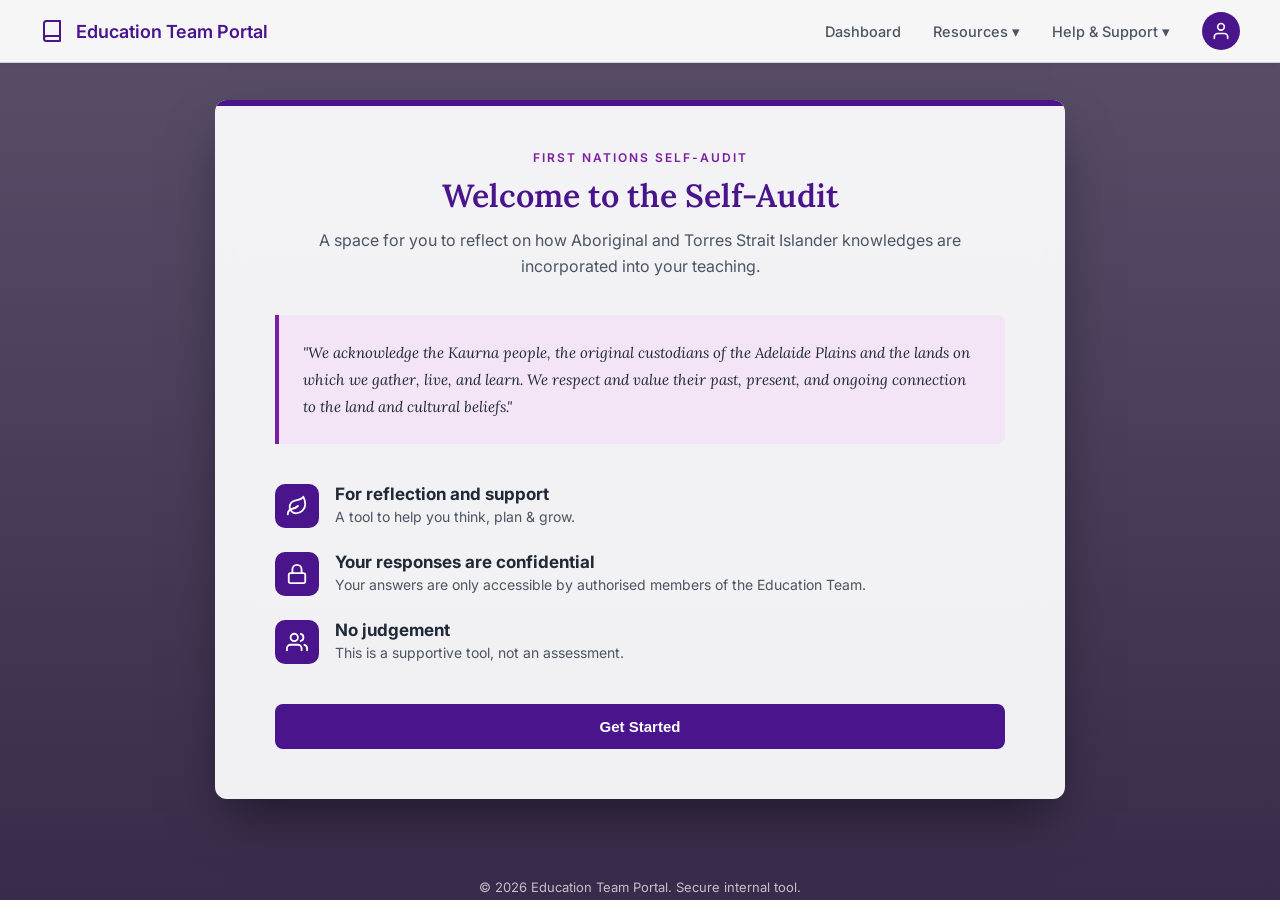
<file: main.html>
<!DOCTYPE html>
<html lang="en">
<head>
    <meta charset="UTF-8">
    <meta name="viewport" content="width=device-width, initial-scale=1.0">
    <title>First Nations Self-Audit - Education Portal</title>
    <link href="https://fonts.googleapis.com/css2?family=Inter:wght@300;400;500;600&family=Lora:ital,wght@0,400;0,600;1,400&display=swap" rel="stylesheet">
    <link rel="stylesheet" href="style.css">
</head>
<body>

    <!-- Website Navigation Bar -->
    <nav class="site-navbar">
        <div class="nav-content">
            <div class="nav-logo">
                <svg width="24" height="24" viewBox="0 0 24 24" fill="none" stroke="currentColor" stroke-width="2" stroke-linecap="round" stroke-linejoin="round"><path d="M4 19.5A2.5 2.5 0 0 1 6.5 17H20"></path><path d="M6.5 2H20v20H6.5A2.5 2.5 0 0 1 4 19.5v-15A2.5 2.5 0 0 1 6.5 2z"></path></svg>
                <span>Education Team Portal</span>
            </div>
            
            <div class="nav-links">
                <!-- Dashboard link resets the flow -->
                <a href="#" onclick="location.reload()">Dashboard</a>
                
                <!-- Resources Dropdown -->
                <div class="dropdown-container">
                    <a href="#" class="dropdown-trigger" onclick="toggleDropdown(event, 'resources-menu')">Resources ▾</a>
                    <div id="resources-menu" class="dropdown-menu">
                        <a href="#">Teaching Guides</a>
                        <a href="#">Cultural Protocols</a>
                        <a href="#">Template Library</a>
                    </div>
                </div>

                <!-- Help Dropdown -->
                <div class="dropdown-container">
                    <a href="#" class="dropdown-trigger" onclick="toggleDropdown(event, 'help-menu')">Help & Support ▾</a>
                    <div id="help-menu" class="dropdown-menu">
                        <a href="#">Contact Education Team</a>
                        <a href="#">Submit IT Ticket</a>
                        <a href="#">FAQs</a>
                    </div>
                </div>

                <!-- Profile Dropdown -->
                <div class="dropdown-container">
                    <a href="#" class="nav-profile-icon" onclick="toggleDropdown(event, 'profile-menu')">
                        <svg width="20" height="20" viewBox="0 0 24 24" fill="none" stroke="currentColor" stroke-width="2" stroke-linecap="round" stroke-linejoin="round"><path d="M20 21v-2a4 4 0 0 0-4-4H8a4 4 0 0 0-4 4v2"></path><circle cx="12" cy="7" r="4"></circle></svg>
                    </a>
                    <div id="profile-menu" class="dropdown-menu profile-menu">
                        <div class="profile-header">
                            <strong>Rohan Kanungo</strong>
                            <span>Education Team Member</span>
                        </div>
                        <a href="#">My Account Settings</a>
                        <a href="#">View Past Audits</a>
                        <hr style="border: none; border-top: 1px solid var(--border-color); margin: 4px 0;">
                        <a href="#" style="color: #DC2626;">Sign Out</a>
                    </div>
                </div>
            </div>
        </div>
    </nav>

    <div class="app-container">
        <!-- Solid Purple Border -->
        <div class="theme-border"></div>
        
        <div class="app-content">

            <!-- PAGE 1: Welcome -->
            <div id="page-1" class="page-step active">
                <div class="header-section">
                    <span class="step-indicator">First Nations Self-Audit</span>
                    <h1 class="page-title">Welcome to the Self-Audit</h1>
                    <p class="page-subtitle">A space for you to reflect on how Aboriginal and Torres Strait Islander knowledges are incorporated into your teaching.</p>
                </div>

                <div class="aoc-box">
                    "We acknowledge the Kaurna people, the original custodians of the Adelaide Plains and the lands on which we gather, live, and learn. We respect and value their past, present, and ongoing connection to the land and cultural beliefs."
                </div>

                <div class="features-list">
                    <div class="feature-item">
                        <div class="icon-wrapper">
                            <svg width="22" height="22" viewBox="0 0 24 24" fill="none" stroke="currentColor" stroke-width="2" stroke-linecap="round" stroke-linejoin="round"><path d="M11 20A7 7 0 0 1 9.8 6.1C15.5 5 17 4.48 19 2c1 2 2 4.18 2 8 0 5.5-4.78 10-10 10Z"></path><path d="M2 21c0-3 1.85-5.36 5.08-6C9.5 14.52 12 13 13 12"></path></svg>
                        </div>
                        <div>
                            <h3>For reflection and support</h3>
                            <p>A tool to help you think, plan & grow.</p>
                        </div>
                    </div>
                    <div class="feature-item">
                        <div class="icon-wrapper">
                            <svg width="22" height="22" viewBox="0 0 24 24" fill="none" stroke="currentColor" stroke-width="2" stroke-linecap="round" stroke-linejoin="round"><rect x="3" y="11" width="18" height="11" rx="2" ry="2"></rect><path d="M7 11V7a5 5 0 0 1 10 0v4"></path></svg>
                        </div>
                        <div>
                            <h3>Your responses are confidential</h3>
                            <p>Your answers are only accessible by authorised members of the Education Team.</p>
                        </div>
                    </div>
                    <div class="feature-item">
                        <div class="icon-wrapper">
                            <svg width="22" height="22" viewBox="0 0 24 24" fill="none" stroke="currentColor" stroke-width="2" stroke-linecap="round" stroke-linejoin="round"><path d="M17 21v-2a4 4 0 0 0-4-4H5a4 4 0 0 0-4 4v2"></path><circle cx="9" cy="7" r="4"></circle><path d="M23 21v-2a4 4 0 0 0-3-3.87"></path><path d="M16 3.13a4 4 0 0 1 0 7.75"></path></svg>
                        </div>
                        <div>
                            <h3>No judgement</h3>
                            <p>This is a supportive tool, not an assessment.</p>
                        </div>
                    </div>
                </div>

                <button class="btn btn-primary btn-full" onclick="goToPage(2)">Get Started</button>
            </div>

            <!-- PAGE 2: Course Selection -->
            <div id="page-2" class="page-step">
                <div class="header-section">
                    <span class="step-indicator">Step 1 of 5</span>
                    <h1 class="page-title">Select your course(s)</h1>
                    <p class="page-subtitle">Choose one or more courses you teach. You won't need to repeat all questions for each course.</p>
                </div>

                <input type="text" id="course-search" class="search-bar" placeholder="Start typing to search courses...">

                <div class="interactive-group" id="course-list">
                    <label class="interactive-label"><input type="checkbox"> <span class="course-text">INFO 1012 Information Technology Systems</span></label>
                    <label class="interactive-label"><input type="checkbox"> <span class="course-text">COMP 1015 Computing Innovations in the Modern World</span></label>
                    <label class="interactive-label"><input type="checkbox"> <span class="course-text">INFO 1016 Security Foundations</span></label>
                    
                    <label class="interactive-label keep-visible">
                        <input type="checkbox"> 
                        <div style="width: 100%;">
                            <span class="course-text other-label-text">Other (please specify)</span>
                            <input type="text" class="text-input" placeholder="Type course name here...">
                        </div>
                    </label>
                </div>

                <div class="footer-actions">
                    <button class="btn btn-secondary" onclick="goToPage(1)">Back</button>
                    <button class="btn btn-primary" onclick="goToPage(3)">Next</button>
                </div>
            </div>

            <!-- PAGE 3: Confidence -->
            <div id="page-3" class="page-step">
                <div class="header-section">
                    <span class="step-indicator">Step 2 of 5</span>
                    <h1 class="page-title">Your Confidence</h1>
                    <p class="page-subtitle">Rate your confidence in the following area <br><em>(1 = Not confident, 5 = Very confident)</em></p>
                </div>

                <div class="table-container">
                    <table class="likert-table">
                        <thead>
                            <tr>
                                <th>Criteria</th>
                                <th>1</th><th>2</th><th>3</th><th>4</th><th>5</th>
                            </tr>
                        </thead>
                        <tbody>
                            <tr>
                                <td>I can incorporate First Nations perspectives in my teaching.</td>
                                <td><input type="radio" name="c1" value="1"></td>
                                <td><input type="radio" name="c1" value="2"></td>
                                <td><input type="radio" name="c1" value="3"></td>
                                <td><input type="radio" name="c1" value="4"></td>
                                <td><input type="radio" name="c1" value="5"></td>
                            </tr>
                            <tr>
                                <td>I feel confident finding appropriate resources.</td>
                                <td><input type="radio" name="c2" value="1"></td>
                                <td><input type="radio" name="c2" value="2"></td>
                                <td><input type="radio" name="c2" value="3"></td>
                                <td><input type="radio" name="c2" value="4"></td>
                                <td><input type="radio" name="c2" value="5"></td>
                            </tr>
                        </tbody>
                    </table>
                </div>

                <div class="footer-actions">
                    <button class="btn btn-secondary" onclick="goToPage(2)">Back</button>
                    <button class="btn btn-primary" onclick="goToPage(4)">Next</button>
                </div>
            </div>

            <!-- PAGE 4: Reflection -->
            <div id="page-4" class="page-step">
                <div class="header-section">
                    <span class="step-indicator">Step 3 of 5</span>
                    <h1 class="page-title">Reflection</h1>
                    <p class="page-subtitle">P.S. Your reflection contributes to meaningful change!</p>
                </div>

                <div class="input-group">
                    <label>How are Aboriginal and Torres Strait Islander knowledges currently incorporated in your course(s)?</label>
                    <textarea placeholder="Type your response here..."></textarea>
                </div>

                <div class="input-group">
                    <label>What are the main challenges you experience?</label>
                    <textarea placeholder="Type your response here..."></textarea>
                </div>

                <div class="footer-actions">
                    <button class="btn btn-secondary" onclick="goToPage(3)">Back</button>
                    <button class="btn btn-primary" onclick="goToPage(5)">Next</button>
                </div>
            </div>

            <!-- PAGE 5: Development -->
            <div id="page-5" class="page-step">
                <div class="header-section">
                    <span class="step-indicator">Step 4 of 5</span>
                    <h1 class="page-title">Development</h1>
                    <p class="page-subtitle">What areas would you like support with? (Select all that apply) <br><em>Not used to evaluate your performance.</em></p>
                </div>

                <div class="interactive-group">
                    <label class="interactive-label"><input type="checkbox"> <span>Guidance on appropriate resources</span></label>
                    <label class="interactive-label"><input type="checkbox"> <span>Examples of best practice</span></label>
                    <label class="interactive-label"><input type="checkbox"> <span>Teaching strategies</span></label>
                    <label class="interactive-label"><input type="checkbox"> <span>Connecting with community</span></label>
                    
                    <label class="interactive-label keep-visible">
                        <input type="checkbox"> 
                        <div style="width: 100%;">
                            <span class="course-text other-label-text">Other (please specify)</span>
                            <input type="text" class="text-input" placeholder="Type here...">
                        </div>
                    </label>
                </div>
                
                <p class="notice-text">Note: Your responses help the Education Team identify useful support needs, resources & opportunities.</p>

                <div class="footer-actions">
                    <button class="btn btn-secondary" onclick="goToPage(4)">Back</button>
                    <button class="btn btn-primary" onclick="goToPage(6)">Review</button>
                </div>
            </div>

            <!-- PAGE 6: Review & Submit -->
            <div id="page-6" class="page-step">
                <div class="header-section">
                    <span class="step-indicator">Final Step</span>
                    <h1 class="page-title">Review your responses</h1>
                    <p class="page-subtitle">Please check your answers before submitting.</p>
                </div>

                <div class="review-list">
                    <div class="review-item"><span>Course(s)</span><span class="check-icon">✓</span></div>
                    <div class="review-item"><span>Confidence</span><span class="check-icon">✓</span></div>
                    <div class="review-item"><span>Reflection</span><span class="check-icon">✓</span></div>
                    <div class="review-item"><span>Development</span><span class="check-icon">✓</span></div>
                </div>

                <label class="interactive-label confirm-label" style="background:transparent; border:none; padding:0;">
                    <input type="checkbox" id="confirm-checkbox"> 
                    <span style="font-weight: 500;">I confirm that my responses are genuine, and will only be accessed by authorised members of the Education Team.</span>
                </label>

                <div class="footer-actions">
                    <button class="btn btn-secondary" onclick="goToPage(5)">Back</button>
                    <button class="btn btn-primary" onclick="submitAudit()">Submit Securely</button>
                </div>
            </div>

            <!-- PAGE 7: Success (Upgraded) -->
            <div id="page-7" class="page-step">
                <div class="success-center">
                    
                    <!-- New Official Achievement Badge -->
                    <div class="badge-container">
                        <svg class="badge-svg" xmlns="http://www.w3.org/2000/svg" viewBox="0 0 100 100">
                            <!-- Outer decorative ring -->
                            <circle class="badge-ring" cx="50" cy="50" r="46" fill="none" />
                            <!-- Inner solid circle -->
                            <circle class="badge-inner" cx="50" cy="50" r="38" fill="var(--brand-purple)" />
                            <!-- Checkmark -->
                            <path class="badge-check" fill="none" d="M32 52 l12 12 l24 -24" />
                        </svg>
                    </div>
                    
                    <h1 class="page-title" style="margin-top: 10px;">Audit Officially Logged</h1>
                    <p class="page-subtitle" style="margin-bottom: 30px;">Thank you, <strong>Rohan Kanungo</strong>. Your reflection has been securely recorded.</p>

                    <div class="next-steps-box" style="background: #F3E5F5; border: 1px solid #E1BEE7;">
                        <h3 style="color: var(--brand-purple);">What happens next?</h3>
                        <ul>
                            <li>Your responses are securely stored.</li>
                            <li>They will only be accessed by authorised members of the Education Team.</li>
                            <li>Your feedback helps inform future support & professional development opportunities.</li>
                        </ul>
                    </div>

                    <button class="btn btn-secondary btn-full" onclick="location.reload()" style="margin-top:20px;">Return to Dashboard</button>
                </div>
            </div>

        </div>
    </div>

    <footer class="site-footer">
        <p>&copy; 2026 Education Team Portal. Secure internal tool.</p>
    </footer>

    <script src="script.js"></script>
</body>
</html>
</file>
<file: style.css>
:root {
    /* Pure Purple Palette */
    --brand-purple: #4A148C; 
    --purple-light: #7B1FA2;
    --purple-pale: #F3E5F5;
    --purple-hover: #380b6b;
    
    --text-main: #1F2937;
    --text-muted: #4B5563;
    --border-color: #D1D5DB;
    --bg-overlay: rgba(255, 255, 255, 0.93); 
}

* {
    box-sizing: border-box;
    margin: 0;
    padding: 0;
}

body {
    /* Fixed background: Abstract Indigenous dot-art style with purple/dark tint */
    background-image: linear-gradient(rgba(35, 20, 55, 0.75), rgba(35, 20, 55, 0.9)), url('https://images.unsplash.com/photo-1605806616949-1e87b487bc2a?q=80&w=2000&auto=format&fit=crop');
    background-size: cover;
    background-position: center;
    background-attachment: fixed;
    
    color: var(--text-main);
    display: flex;
    flex-direction: column;
    align-items: center;
    min-height: 100vh;
    font-family: 'Inter', sans-serif;
    padding-top: 100px;
}

/* Website Navigation Bar */
.site-navbar {
    position: fixed;
    top: 0;
    left: 0;
    width: 100%;
    background: rgba(255, 255, 255, 0.95);
    backdrop-filter: blur(10px);
    border-bottom: 1px solid var(--border-color);
    z-index: 1000;
    padding: 12px 40px;
    box-shadow: 0 4px 6px -1px rgba(0, 0, 0, 0.05);
}

.nav-content {
    max-width: 1200px;
    margin: 0 auto;
    display: flex;
    justify-content: space-between;
    align-items: center;
}

.nav-logo {
    display: flex;
    align-items: center;
    gap: 12px;
    font-weight: 600;
    color: var(--brand-purple);
    font-size: 18px;
}

.nav-links {
    display: flex;
    gap: 32px;
    align-items: center;
}

.nav-links a {
    text-decoration: none;
    color: var(--text-muted);
    font-size: 14.5px;
    font-weight: 500;
    transition: color 0.2s;
}

.nav-links a:hover, .dropdown-trigger:hover {
    color: var(--brand-purple);
}

/* Dropdown styling */
.dropdown-container {
    position: relative;
}

.dropdown-trigger {
    cursor: pointer;
}

.nav-profile-icon {
    display: flex;
    align-items: center;
    justify-content: center;
    background: var(--brand-purple);
    color: white !important;
    width: 38px;
    height: 38px;
    border-radius: 50%;
    transition: background 0.2s;
}

.nav-profile-icon:hover {
    background: var(--purple-light);
}

.dropdown-menu {
    display: none;
    position: absolute;
    top: 130%;
    right: 0;
    background: white;
    min-width: 220px;
    border-radius: 8px;
    box-shadow: 0 10px 25px rgba(0,0,0,0.1);
    border: 1px solid var(--border-color);
    flex-direction: column;
    padding: 8px 0;
    z-index: 1001;
}

.dropdown-menu.show {
    display: flex;
}

.dropdown-menu a {
    padding: 10px 20px;
    color: var(--text-main);
}

.dropdown-menu a:hover {
    background: var(--purple-pale);
    color: var(--brand-purple);
}

.profile-header {
    padding: 12px 20px;
    border-bottom: 1px solid var(--border-color);
    margin-bottom: 4px;
}

.profile-header strong {
    display: block;
    color: var(--brand-purple);
    font-size: 15px;
}

.profile-header span {
    font-size: 12px;
    color: var(--text-muted);
}

/* Website Footer */
.site-footer {
    margin-top: auto;
    padding: 40px 20px 20px;
    text-align: center;
    color: rgba(255,255,255,0.7);
    font-size: 13px;
    width: 100%;
}

/* Main App Container */
.app-container {
    width: 100%;
    max-width: 850px;
    background: var(--bg-overlay);
    backdrop-filter: blur(16px);
    border-radius: 12px;
    box-shadow: 0 25px 50px -12px rgba(0, 0, 0, 0.5);
    position: relative;
    overflow: hidden;
    margin-bottom: 40px;
}

.theme-border {
    position: absolute;
    top: 0;
    left: 0;
    width: 100%;
    height: 6px;
    background: var(--brand-purple);
}

.app-content {
    padding: 50px 60px;
}

/* Page Transitions */
.page-step {
    display: none;
    opacity: 0;
    transform: translateY(20px);
    transition: all 0.4s ease-out;
}

.page-step.active {
    display: block;
    opacity: 1;
    transform: translateY(0);
}

/* Typography */
h1, h2, h3 {
    font-family: 'Lora', serif;
    color: var(--brand-purple);
}

.header-section {
    margin-bottom: 36px;
    text-align: center;
}

.page-title {
    font-size: 32px;
    font-weight: 600;
    margin-bottom: 12px;
}

.page-subtitle {
    font-size: 16px;
    color: var(--text-muted);
    line-height: 1.6;
}

.step-indicator {
    font-size: 12px;
    text-transform: uppercase;
    letter-spacing: 2px;
    color: var(--purple-light);
    font-weight: 600;
    display: block;
    margin-bottom: 10px;
}

/* Acknowledgement Box */
.aoc-box {
    background: var(--purple-pale);
    border-left: 4px solid var(--purple-light);
    padding: 24px;
    border-radius: 0 8px 8px 0;
    margin: 32px 0;
    font-family: 'Lora', serif;
    font-style: italic;
    color: var(--text-main);
    line-height: 1.8;
    font-size: 15px;
}

/* Features List */
.features-list {
    display: flex;
    flex-direction: column;
    gap: 24px;
    margin: 40px 0;
}

.feature-item {
    display: flex;
    gap: 16px;
    align-items: flex-start;
}

.icon-wrapper {
    background: var(--brand-purple);
    color: white;
    width: 44px;
    height: 44px;
    border-radius: 10px;
    display: flex;
    align-items: center;
    justify-content: center;
    flex-shrink: 0;
}

.feature-item h3 {
    font-size: 17px;
    font-family: 'Inter', sans-serif;
    color: var(--text-main);
    margin-bottom: 4px;
}

.feature-item p {
    font-size: 14px;
    color: var(--text-muted);
}

/* Form Elements */
.search-bar, .text-input {
    width: 100%;
    padding: 14px 16px;
    border: 1px solid var(--border-color);
    border-radius: 8px;
    font-size: 15px;
    background: #fff;
}

.other-label-text {
    display: block;
    margin-bottom: 12px;
}

.search-bar {
    margin-bottom: 24px;
    padding-left: 44px;
    background-image: url('data:image/svg+xml;utf8,<svg xmlns="http://www.w3.org/2000/svg" width="18" height="18" viewBox="0 0 24 24" fill="none" stroke="%234B5563" stroke-width="2" stroke-linecap="round" stroke-linejoin="round"><circle cx="11" cy="11" r="8"></circle><line x1="21" y1="21" x2="16.65" y2="16.65"></line></svg>');
    background-repeat: no-repeat;
    background-position: 14px center;
}

.search-bar:focus, .text-input:focus, textarea:focus {
    outline: none;
    border-color: var(--brand-purple);
}

.interactive-group {
    display: flex;
    flex-direction: column;
    gap: 12px;
    margin-bottom: 32px;
}

.interactive-label {
    display: flex;
    align-items: flex-start;
    gap: 12px;
    font-size: 15px;
    cursor: pointer;
    padding: 16px;
    border-radius: 8px;
    border: 1px solid var(--border-color);
    background: #fff;
    transition: border-color 0.2s;
}

.interactive-label:hover {
    border-color: var(--brand-purple);
}

.interactive-label input[type="checkbox"],
.interactive-label input[type="radio"] {
    width: 20px;
    height: 20px;
    accent-color: var(--brand-purple);
    margin-top: 2px;
}

/* Likert Table */
.table-container {
    overflow-x: auto;
}
.likert-table {
    width: 100%;
    border-collapse: collapse;
    margin-top: 24px;
    background: #fff;
    border-radius: 8px;
    overflow: hidden;
    border: 1px solid var(--border-color);
}
.likert-table th, .likert-table td {
    padding: 16px;
    text-align: center;
    border-bottom: 1px solid var(--border-color);
}
.likert-table th {
    background: var(--purple-pale);
    color: var(--brand-purple);
    font-size: 13px;
    font-weight: 600;
    text-transform: uppercase;
}
.likert-table td:first-child {
    text-align: left;
    font-weight: 500;
    width: 45%;
}
.likert-table input[type="radio"] {
    width: 20px;
    height: 20px;
    accent-color: var(--brand-purple);
}

/* Textareas */
.input-group {
    margin-bottom: 28px;
}
.input-group label {
    display: block;
    font-weight: 600;
    margin-bottom: 10px;
    font-size: 15px;
}
textarea {
    width: 100%;
    height: 120px;
    padding: 16px;
    border: 1px solid var(--border-color);
    border-radius: 8px;
    font-size: 15px;
    resize: vertical;
    background: #fff;
}

/* Review List */
.review-list {
    background: #fff;
    border: 1px solid var(--border-color);
    border-radius: 8px;
    margin-bottom: 24px;
}
.review-item {
    display: flex;
    justify-content: space-between;
    padding: 16px 20px;
    border-bottom: 1px solid var(--border-color);
    font-weight: 500;
}
.review-item:last-child {
    border-bottom: none;
}
.check-icon {
    color: var(--purple-light);
    font-weight: bold;
}

/* Buttons */
.footer-actions {
    display: flex;
    justify-content: space-between;
    align-items: center;
    margin-top: 40px;
    padding-top: 24px;
    border-top: 1px solid var(--border-color);
}
.btn {
    padding: 14px 28px;
    border-radius: 8px;
    font-size: 15px;
    font-weight: 600;
    cursor: pointer;
    transition: all 0.2s;
    border: none;
}
.btn-primary {
    background: var(--brand-purple);
    color: white;
}
.btn-primary:hover {
    background: var(--purple-hover);
}
.btn-secondary {
    background: transparent;
    color: var(--text-muted);
    border: 1px solid var(--border-color);
}
.btn-secondary:hover {
    background: white;
    color: var(--text-main);
    border-color: var(--text-main);
}
.btn-full {
    width: 100%;
}

/* Custom Purple Achievement Badge Animation */
.success-center {
    text-align: center;
    padding: 20px 0;
}
.badge-container {
    width: 110px;
    height: 110px;
    margin: 0 auto 24px auto;
    position: relative;
}
.badge-svg {
    width: 100%;
    height: 100%;
}
.badge-ring {
    stroke: var(--purple-light);
    stroke-width: 4;
    stroke-dasharray: 290;
    stroke-dashoffset: 290;
    transform-origin: 50% 50%;
    transform: rotate(-90deg);
}
.badge-inner {
    transform-origin: 50% 50%;
    transform: scale(0);
}
.badge-check {
    stroke: white;
    stroke-width: 6;
    stroke-linecap: round;
    stroke-linejoin: round;
    stroke-dasharray: 55;
    stroke-dashoffset: 55;
}

/* Animation classes triggered by JS */
.animate-ring {
    animation: spinRing 1s ease-out forwards;
}
.animate-inner {
    animation: popInner 0.5s cubic-bezier(0.175, 0.885, 0.32, 1.275) 0.6s forwards;
}
.animate-check {
    animation: drawCheck 0.4s ease-out 0.9s forwards;
}

@keyframes spinRing {
    0% { stroke-dashoffset: 290; transform: rotate(-90deg); }
    100% { stroke-dashoffset: 0; transform: rotate(270deg); }
}
@keyframes popInner {
    0% { transform: scale(0); }
    100% { transform: scale(1); }
}
@keyframes drawCheck {
    0% { stroke-dashoffset: 55; }
    100% { stroke-dashoffset: 0; }
}

.next-steps-box {
    text-align: left;
    padding: 24px;
    border-radius: 8px;
    margin-bottom: 20px;
}
.next-steps-box h3 {
    margin-bottom: 12px;
    font-size: 16px;
    font-family: 'Inter', sans-serif;
}
.next-steps-box ul {
    margin-left: 20px;
    line-height: 1.7;
    color: var(--text-main);
}
.notice-text {
    font-size: 14px;
    color: var(--text-muted);
    font-style: italic;
    margin-top: 10px;
}

@media (max-width: 800px) {
    .site-navbar { padding: 16px 20px; }
    .nav-links a:not(.dropdown-container) { display: none; }
    .app-content { padding: 30px 20px; }
    .page-title { font-size: 26px; }
}
</file>
